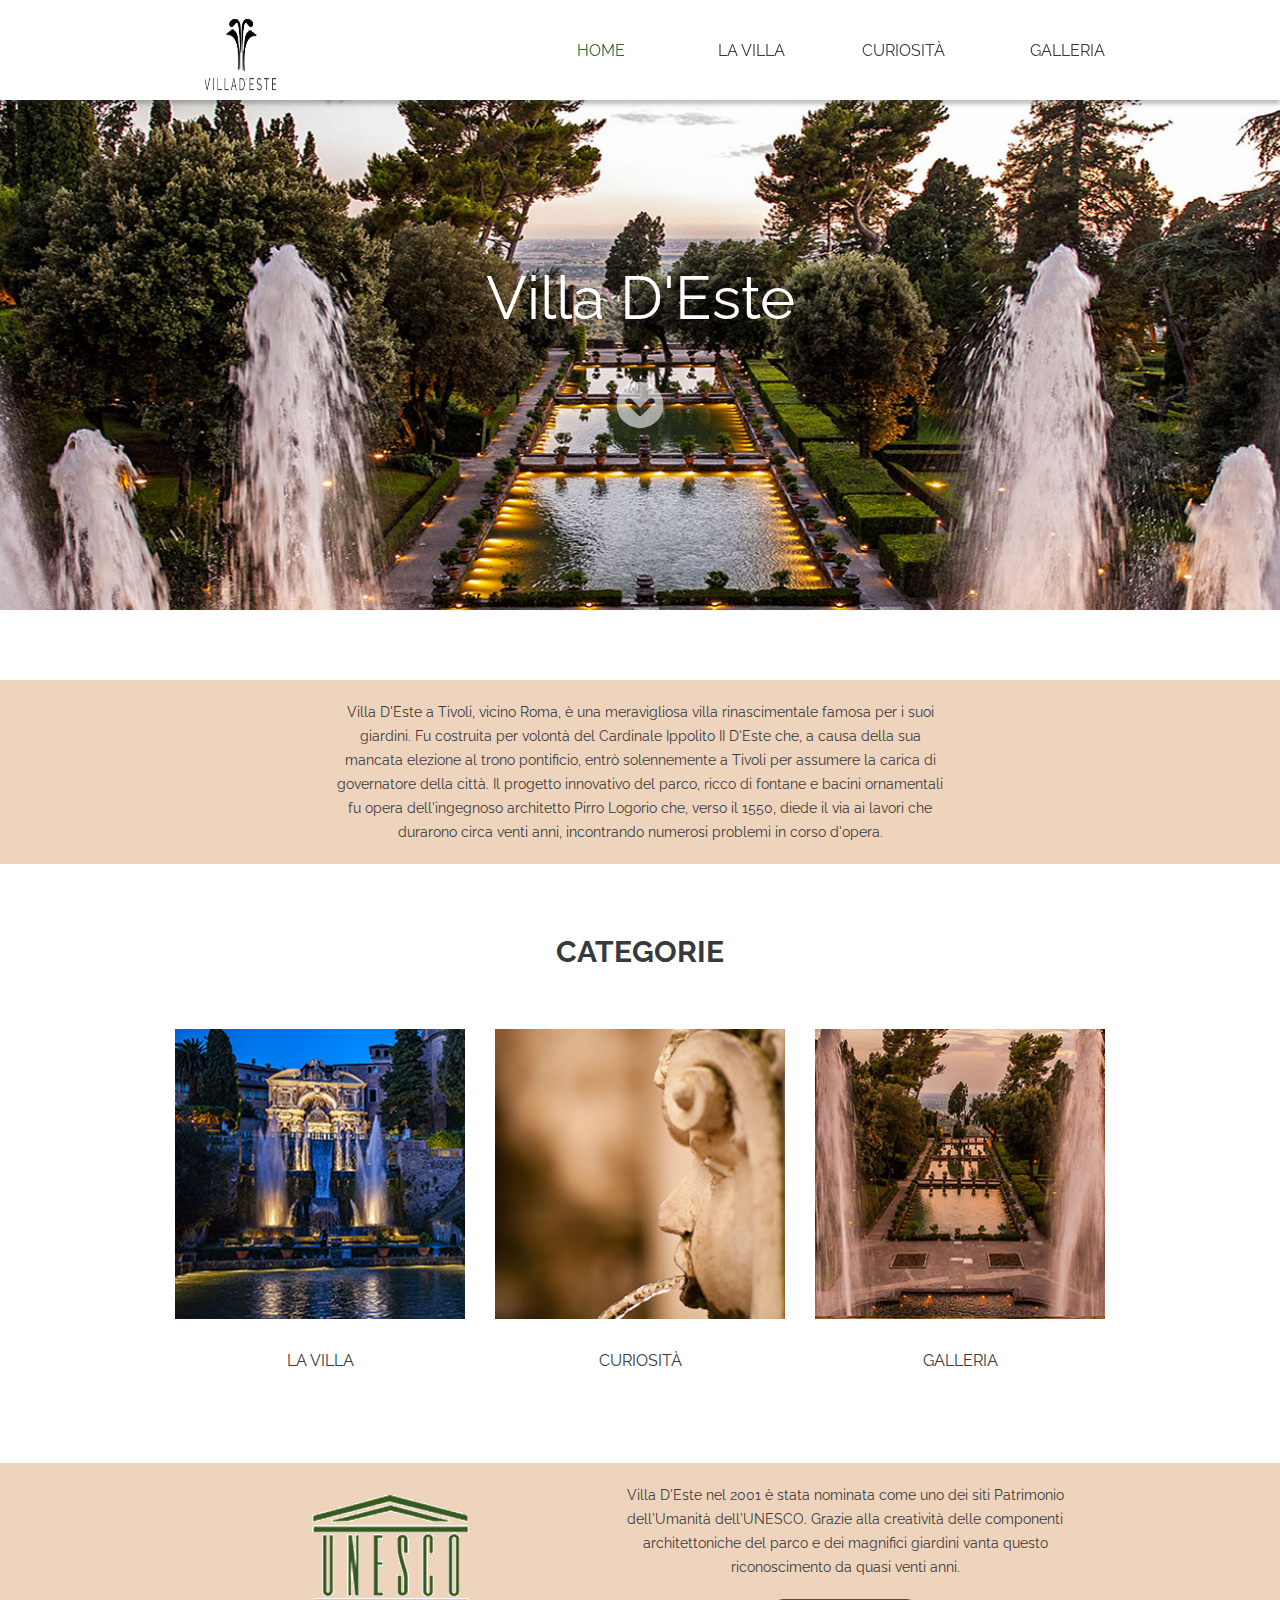
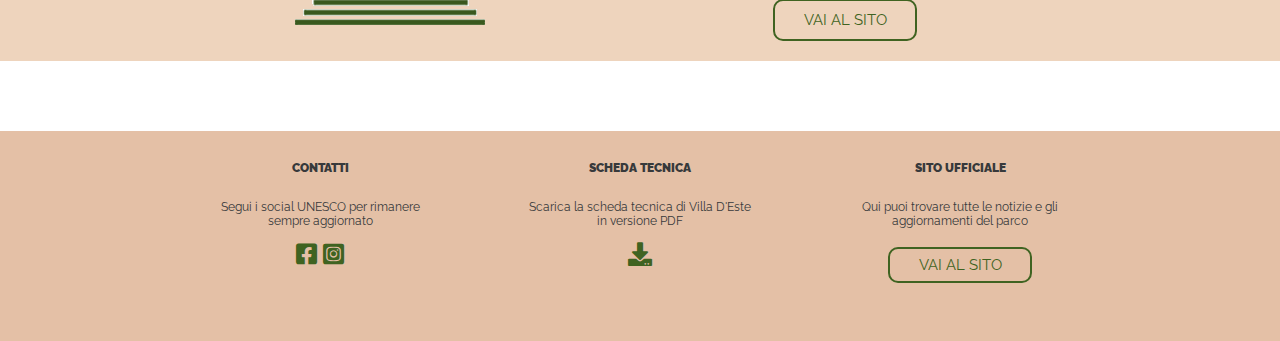
<file: index.html>
<!DOCTYPE html>
<html lang="it">
<head>
    <meta charset="UTF-8">
    <title>Villa D'Este</title>
    <link rel="shortcut" href="img/img-favicon/favicon.ico"/>
    <meta content="La bellezza di Villa D'Este" name="description">
    <meta content="tivoli, unesco, patrimonio, italia, lazio" name="keyword">
    <link href="css/style.css" rel="stylesheet">
    <link rel="stylesheet" href="https://cdnjs.cloudflare.com/ajax/libs/font-awesome/5.13.0/css/all.min.css">
</head>
<body>
<!-- header -->
    <header>
        <div class="menu cont contflex">
            <!-- logo -->
            <div class="logo">
                <a href="index.html"><img src="img/img-logo/logo.png" alt="Logo stilizzato rappresentante Villa D'Este e le tipiche fontane"></a>
            </div>
            <!-- menu -->
            <nav class="menu-elements">
                <ul>
                    <li class="menu-element active"><a href="index.html">home</a></li>
                    <li class="menu-element"><a href="lavilla.html">la villa</a>
                        <ul class="dropdown-menu">
                            <li class="menu-element"><a href="lavilla.html#description-anchor">descrizione</a></li>
                            <li class="menu-element"><a href="lavilla.html#tivoli-anchor">tivoli</a></li>
                            <li class="menu-element"><a href="lavilla.html#tech-sheet-anchor">scheda tecnica</a></li>
                        </ul>
                    </li>
                    <li class="menu-element"> <a href="curiosita.html"> curiosità </a> </li>
                    <li class="menu-element"> <a href="galleria.html"> galleria </a> </li>
                </ul>
            </nav>
        </div>
    </header>

    <!-- additional element -->
    <div class="height-header"></div>

    <!-- cover-image - title-cover-image-->
    <div id="cover-home" class="cover-image cont">
        <div class="text">
            <div class="title">Villa D'Este</div>
            <a href="#anchor">
                <i class="fas fa-chevron-circle-down icon"></i>
            </a>
            <a id="anchor"></a>
        </div>
    </div>

<!-- main HOME -->
    <main>
        <!-- intro-VILLA D'ESTE -->
        <div class="box-text cont">
            <div class="contflex">
                <div class="text">
                    Villa D'Este a Tivoli, vicino Roma, è una meravigliosa villa rinascimentale famosa per i suoi giardini.
                    Fu costruita per volontà del Cardinale Ippolito II D'Este che, a causa della sua mancata elezione
                    al trono pontificio, entrò solennemente a Tivoli per assumere la carica di governatore della città.
                    Il progetto innovativo del parco, ricco di fontane e bacini ornamentali fu opera dell'ingegnoso architetto
                    Pirro Logorio che, verso il 1550, diede il via ai lavori che durarono circa venti anni, incontrando numerosi
                    problemi in corso d'opera.
                </div>
            </div>
        </div>

        <!-- title-category -->
        <div class="grid">
            <div class="contflex cont">
                <h3>categorie</h3>
            </div>
        </div>

        <!--categories -->
        <div class="cont">
            <div class="grid grid-categories">

                <!-- category:LA VILLA -->
                <div class="container-image-gallery">
                    <a href="lavilla.html"> 
                        <img src="img/img-home/lavilla.jpg" alt="la villa" class="image-category"/>
                    </a>
                    <div class="caption">
                        <a href="lavilla.html">la villa</a>
                    </div>

                    <div class="find-out-more">
                        <a class="text-find-out-more" href="lavilla.html">scopri</a>
                    </div>
                </div>

                <!-- category: CURIOSITÀ -->
                <div class="container-image-gallery">
                    <a href="curiosita.html"> <img src="img/img-home/curiosity.jpg" alt="curiosità" class="image-category"/>
                    </a>
                    <div class="caption">
                        <a href="curiosita.html"> curiosità</a>
                    </div>
                    <div class="find-out-more">
                        <a class="text-find-out-more" href="curiosita.html">scopri</a>
                    </div>
                </div>

                <!-- category: GALLERIA -->
                <div class="container-image-gallery">
                    <a href="galleria.html">
                    <img src="img/img-home/gallery.jpg" alt="galleria" class="image-category"/>
                    </a>
                    <div class="caption">
                        <a href="galleria.html"> galleria</a>
                    </div>
                    <div class="find-out-more">
                        <a class="text-find-out-more" href="galleria.html">scopri</a>
                    </div>
                </div>
            </div>
        </div>

        <!-- box-UNESCO -->
        <div class="box-text cont">
            <div class="contflex">
                <!-- icon unesco -->
                <div class="icon-unesco">
                    <img src="img/img-home/unesco.png" alt="Logo UNESCO">
                </div>

                <!-- description unesco -->
                <div class="description-unesco">
                    <div id="text-unesco">Villa D'Este nel 2001 è stata nominata come uno dei siti Patrimonio dell'Umanità dell'UNESCO. Grazie alla creatività delle componenti architettoniche del parco e dei magnifici giardini vanta questo riconoscimento da quasi venti anni.
                    </div>
                    <div>
                        <a class="call call-to-action" href="http://www.unesco.it/it/PatrimonioMondiale/Detail/136" target="_blank">Vai al sito</a>
                    </div>
                </div>
            </div>
        </div>
    </main>

    <!--FOOTER-->
    <footer>
        <div class="footer-class cont contflex">
            <!-- first section -->
            <div class="footer-section first">
                <div class="footer-title">contatti</div>
                <div class="footer-text">
                    Segui i social UNESCO per rimanere sempre aggiornato
                    <div class="footer-icon">
                        <a href="https://www.facebook.com/unesco/" target="_blank">
                            <i class="fab fa-facebook-square"></i>
                        </a>
                        <a href="https://www.instagram.com/unesco/" target="_blank">
                            <i class="fab fa-instagram-square"></i>
                        </a>
                    </div>
                </div>
            </div>

            <!-- second section -->
            <div class="footer-section">
                <div class="footer-title">scheda tecnica</div>
                <div class="footer-text">
                    Scarica la scheda tecnica di Villa D'Este in versione PDF
                    <div class="footer-icon">
                         <a href="pdf-data-sheet/data-sheet-pdf.pdf" target="_blank">
                            <i class="fas fa-download"></i>
                        </a>
                    </div>
                </div>
            </div>

            <!-- third section -->
            <div class="footer-section">
                <div class="footer-title">sito ufficiale</div>
                <div class="footer-text">Qui puoi trovare tutte le notizie e gli aggiornamenti del parco</div><br/>
                <div>
                    <a class="call call-to-action" href="http://www.villadestetivoli.info/" target="_blank">Vai al sito</a>
                </div>
            </div>
        </div>
    </footer>

</body>
</html>
</file>
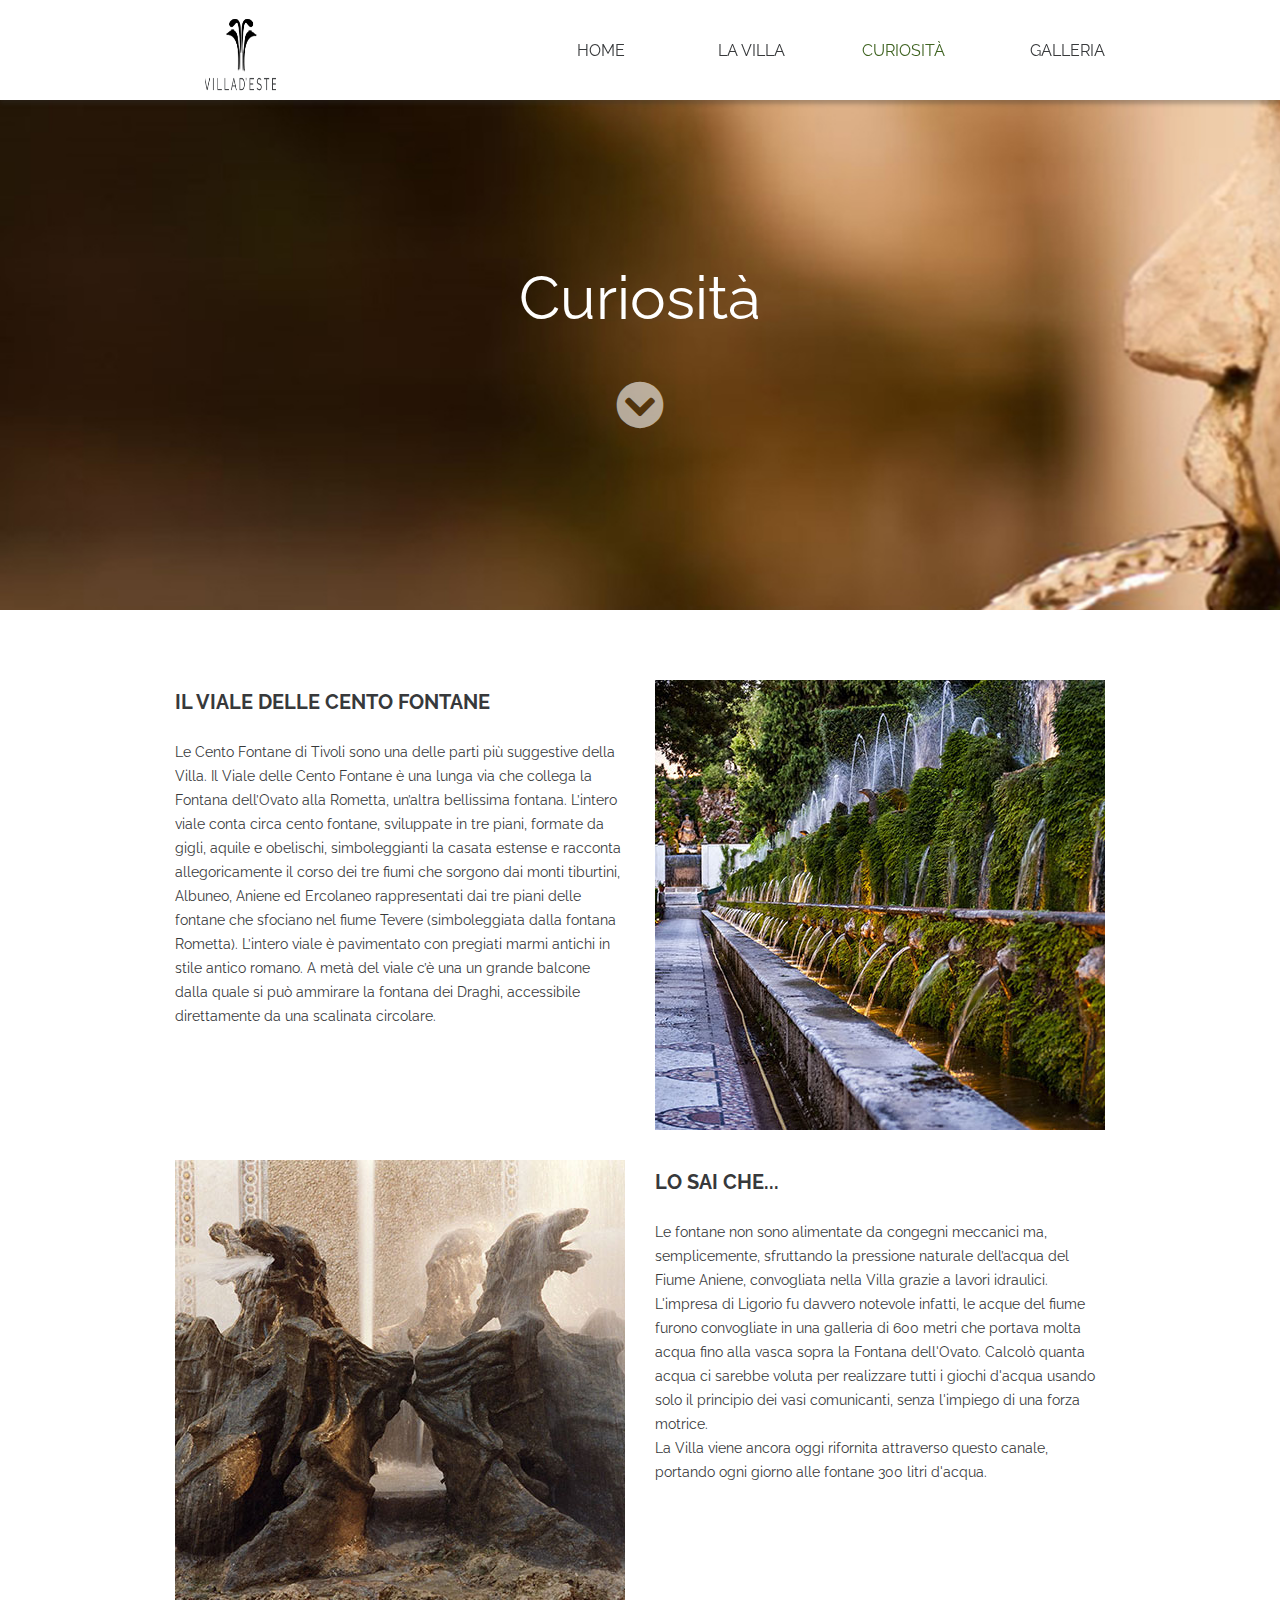
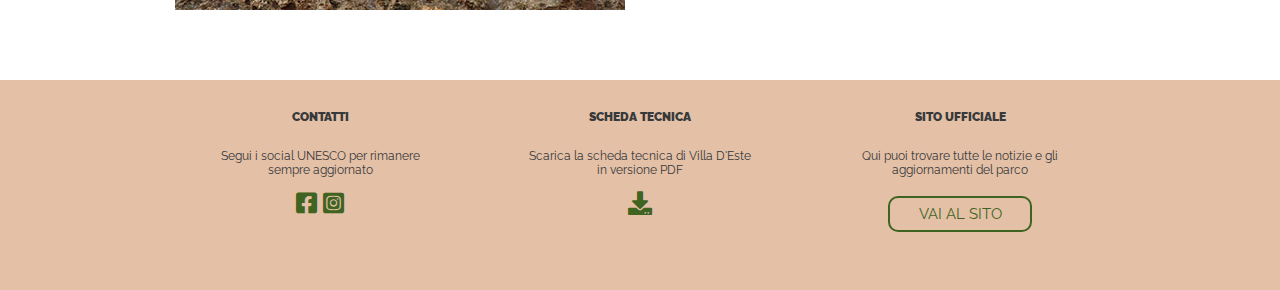
<file: curiosita.html>
<!DOCTYPE html>
<html lang="it" >
<head>
    <meta charset="UTF-8">
    <title>Curiosità - Villa D'Este</title>
    <link rel="shortcut" href="img/img-favicon/favicon.ico" />
    <meta content="La bellezza di Villa D'Este" name="description">
    <meta content="tivoli, unesco, patrimonio, italia, lazio" name="keyword">
    <link href="css/style.css" rel="stylesheet">
    <link rel="stylesheet" href="https://cdnjs.cloudflare.com/ajax/libs/font-awesome/5.13.0/css/all.min.css">
</head>
<body>
<!-- header -->
    <header>
        <div class="menu cont contflex">
            <!-- logo -->
            <div class="logo">
                <a href="index.html"><img src="img/img-logo/logo.png" alt="Logo stilizzato rappresentante Villa D'Este e le tipiche fontane"></a>
            </div>
            <!-- menu -->
            <nav class="menu-elements">
                <ul>
                    <li class="menu-element"> <a href="index.html">home</a></li>
                    <li class="menu-element"> <a href="lavilla.html">la villa</a>
                        <ul class="dropdown-menu">
                            <li class="menu-element"><a href="lavilla.html#description-anchor">descrizione</a></li>
                            <li class="menu-element"><a href="lavilla.html#tivoli-anchor">tivoli</a></li>
                            <li class="menu-element"><a href="lavilla.html#tech-sheet-anchor">scheda tecnica</a></li>
                        </ul>
                    </li>
                    <li class="menu-element active"><a href="curiosita.html">curiosità</a></li>
                    <li class="menu-element"><a href="galleria.html">galleria</a></li>
                </ul>
            </nav>
        </div>
    </header>

    <!-- additional element -->
    <div class="height-header"></div>

    <!-- cover-image - title-cover-image-->
    <div id="cover-curiosity" class="cover-image cont">
        <div class="text">
            <div class="title">Curiosità</div>
            <a href="#anchor">
                <i class="fas fa-chevron-circle-down icon"></i>
            </a>
            <a id="anchor"></a>
        </div>
    </div>

    <!-- main CURIOSITA -->
    <main>
        <div class="grid">
            <div class="section-description">
                <!-- first CURIOSITA-IL VIALE DELLE CENTO FONTANE -->
                <h4>il viale delle cento fontane</h4>
                <p>Le Cento Fontane di Tivoli sono una delle parti più suggestive della Villa.
                    Il Viale delle Cento Fontane è una lunga via che collega la Fontana dell’Ovato alla Rometta,
                    un’altra bellissima fontana. L’intero viale conta circa cento fontane, sviluppate in tre piani,
                    formate da gigli, aquile e obelischi, simboleggianti la casata estense e racconta allegoricamente
                    il corso dei tre fiumi che sorgono dai monti tiburtini, Albuneo, Aniene ed Ercolaneo
                    rappresentati dai tre piani delle fontane che sfociano nel fiume Tevere
                    (simboleggiata dalla fontana Rometta).
                    L’intero viale è pavimentato con
                    pregiati marmi antichi in stile antico romano.
                    A metà del viale c’è una un grande balcone dalla quale si può ammirare la fontana dei Draghi, accessibile direttamente da una scalinata circolare.</p>
            </div>
            <div class="section-description">
                <img src="img/img-curiosity/first-curiosity.jpg" alt="Il viale delle Cento fontane" title="Il viale delle 100 fontane"/>
            </div>
        </div>

        <div class="grid">
            <div class="section-description">
                <img src="img/img-curiosity/second-curiosity.jpg" alt="Congegno meccanico per alimentare le fontane" title="Fontana dei Draghi"/>
            </div>
            <div class="section-description">
                <!-- second CURIOSITA- LO SAI CHE -->
                <h4>lo sai che...</h4>
                <p>Le fontane non sono alimentate da congegni meccanici ma, semplicemente, sfruttando la pressione naturale dell’acqua del Fiume Aniene, convogliata nella Villa grazie a lavori idraulici. L'impresa di Ligorio fu davvero notevole infatti, le acque del fiume furono convogliate in una galleria di 600 metri che portava molta acqua fino alla vasca sopra la Fontana dell'Ovato. Calcolò quanta acqua ci sarebbe voluta per realizzare tutti i giochi d'acqua usando solo il principio dei vasi comunicanti, senza l'impiego di una forza motrice.<br/>La Villa viene ancora oggi rifornita attraverso questo canale,<br/>portando ogni giorno alle fontane 300 litri d'acqua.</p>
            </div>
        </div>
    </main>

    <!--FOOTER-->
    <footer>
        <div class="footer-class cont contflex">
            <!-- first section -->
            <div class="footer-section first">
                <div class="footer-title">
                    contatti
                </div>
                <div class="footer-text">
                    Segui i social UNESCO per rimanere sempre aggiornato
                    <div class="footer-icon">
                        <a href="https://www.facebook.com/unesco/" target="_blank"><i class="fab fa-facebook-square"></i></a>
                        <a href="https://www.instagram.com/unesco/" target="_blank"><i class="fab fa-instagram-square"></i></a>
                    </div>
                </div>
            </div>

            <!-- second section -->
            <div class="footer-section">
                <div class="footer-title">scheda tecnica</div>
                <div class="footer-text">
                    Scarica la scheda tecnica di Villa D'Este in versione PDF
                    <div class="footer-icon">
                        <a href="pdf-data-sheet/data-sheet-pdf.pdf" target="_blank"><i class="fas fa-download"></i></a>
                    </div>
                </div>
            </div>

            <!-- third section -->
            <div class="footer-section">
                <div class="footer-title">sito ufficiale</div>
                <div class="footer-text">Qui puoi trovare tutte le notizie e gli aggiornamenti del parco</div><br/>
                <div><a class="call call-to-action" href="http://www.villadestetivoli.info/" target="_blank">Vai al sito</a></div>
            </div>
        </div>
    </footer>
</body>
</html>
</file>
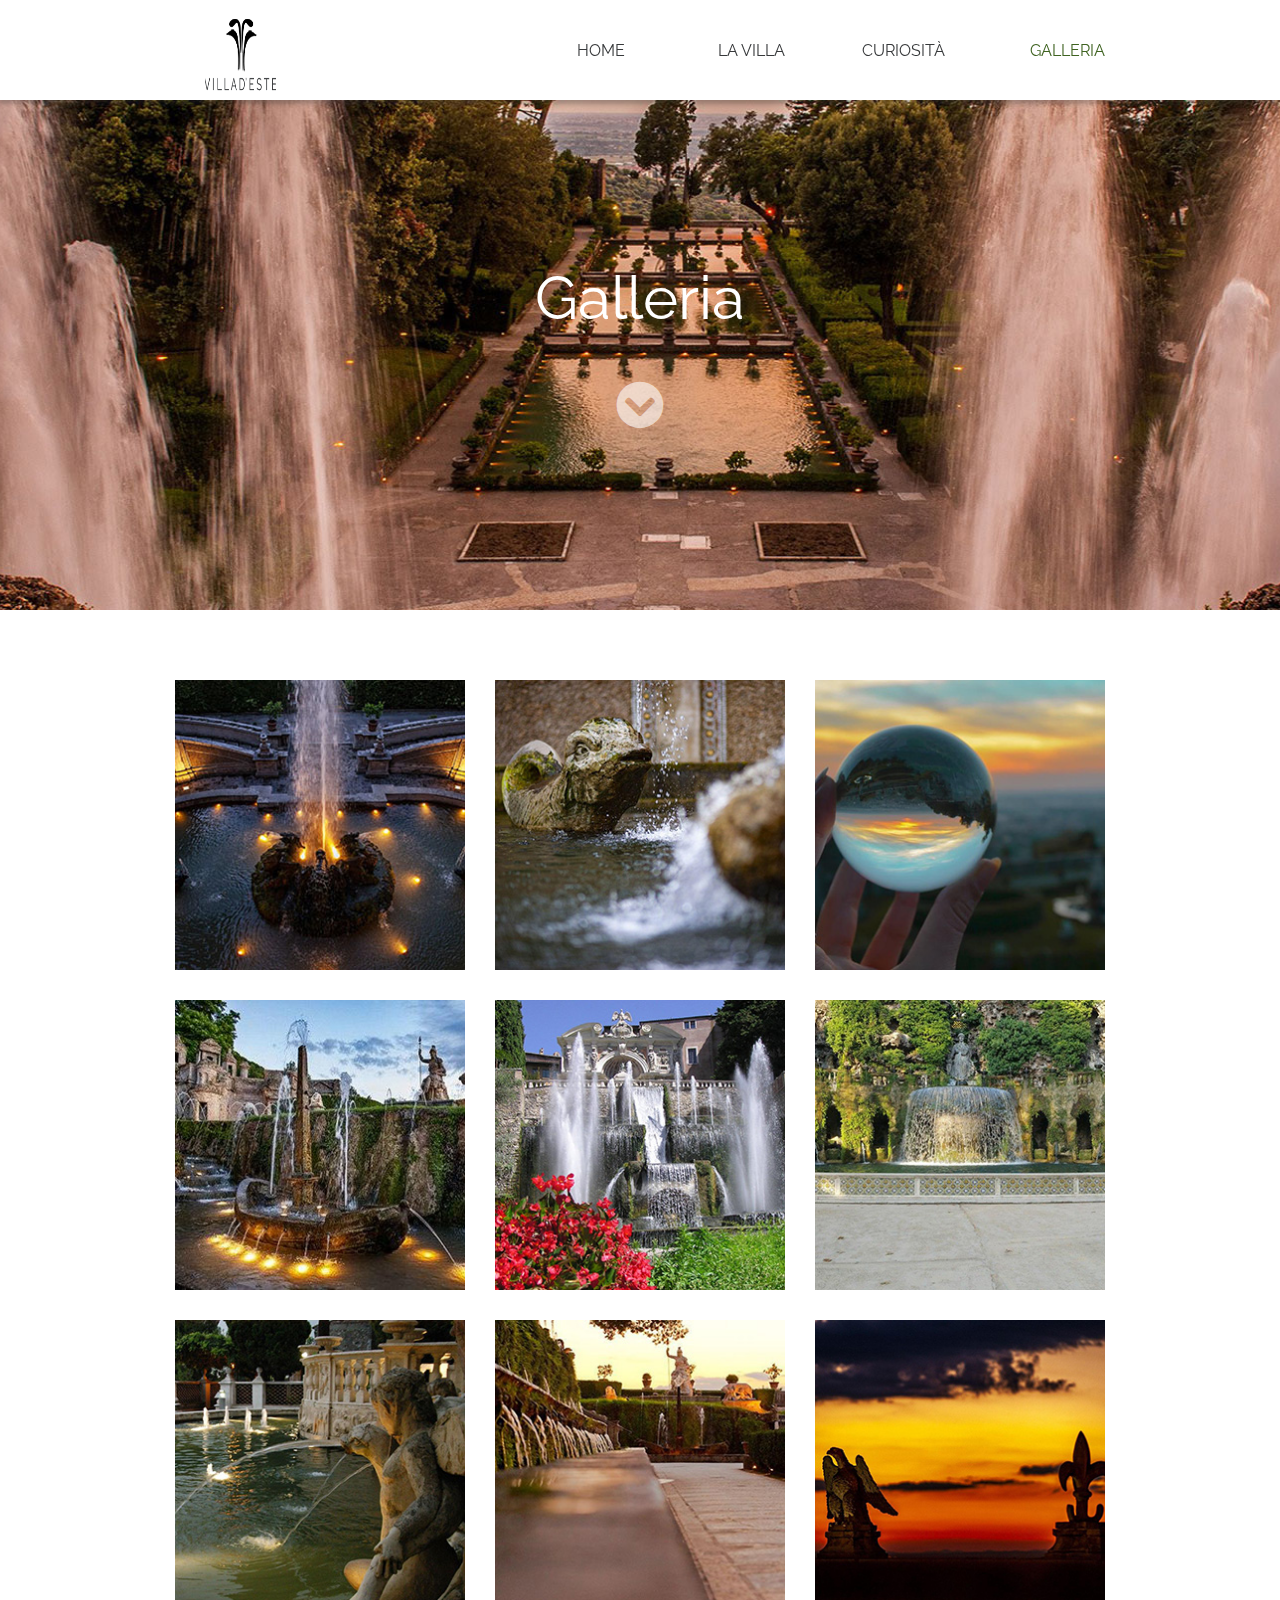
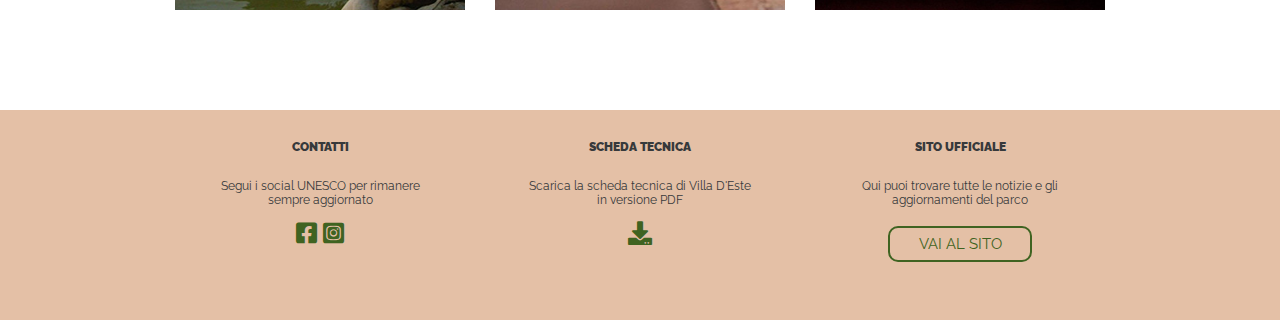
<file: galleria.html>
<!DOCTYPE html>
<html lang="it">
<head>
    <meta charset="UTF-8">
    <title>Galleria - Villa D'Este</title>
    <link rel="shortcut" href="img/img-favicon/favicon.ico" />
    <meta content="La bellezza di Villa D'Este" name="description">
    <meta content="tivoli, unesco, patrimonio, italia, lazio" name="keyword">
    <link href="css/style.css" rel="stylesheet">
    <link rel="stylesheet" href="https://cdnjs.cloudflare.com/ajax/libs/font-awesome/5.13.0/css/all.min.css">
</head>
<body>
    <!-- header -->
    <header>
        <div class="menu cont contflex">
            <!-- logo -->
            <div class="logo">
                <a href="index.html"><img src="img/img-logo/logo.png" alt="Logo stilizzato rappresentante Villa D'Este e le tipiche fontane"></a>
            </div>
            <!-- menu -->
            <nav class="menu-elements">
                <ul>
                    <li class="menu-element"><a href="index.html">home</a></li>
                    <li class="menu-element"><a href="lavilla.html">la villa</a>
                        <ul class="dropdown-menu">
                            <li class="menu-element"><a href="lavilla.html#description-anchor">descrizione</a></li>
                            <li class="menu-element"><a href="lavilla.html#tivoli-anchor">tivoli</a></li>
                            <li class="menu-element"><a href="lavilla.html#tech-sheet-anchor">scheda tecnica</a></li>
                        </ul>
                    </li>
                    <li class="menu-element"><a href="curiosita.html">curiosità</a></li>
                    <li class="menu-element active"><a href="galleria.html">galleria</a></li>
                </ul>
            </nav>
        </div>
    </header>

    <!-- additional element -->
    <div class="height-header"></div>

    <!-- cover-image- title-cover-image-->
    <div id="cover-gallery" class="cover-image cont">
        <div class="text">
            <div class="title">Galleria</div>
            <a href="#anchor"><i class="fas fa-chevron-circle-down icon"></i></a>
            <a id="anchor"></a>
        </div>
    </div>


    <!--GALLERY-->
    <div class="grid grid-gallery">
        <div class="container-img-gallery">
            <img src="img/img-gallery/first-gallery.jpg" alt="Fontana con giochi d'acqua" title="Fontana e giochi d'acqua"/>
        </div>
        <div class="container-img-gallery">
            <img src="img/img-gallery/second-gallery.jpg" alt="Particolari  Fontana La Girandola" title="Particolare Fontana La Girandola"/>
        </div>
        <div class="container-img-gallery">
            <img src="img/img-gallery/third-gallery.jpg" alt="Tivoli" title="Tivoli artistica"/>
        </div>
        <div class="container-img-gallery">
            <img src="img/img-gallery/fourth-gallery.jpg" alt="Complesso della Rometta" title="Il complesso della Rometta"/>
        </div>
        <div class="container-img-gallery">
            <img src="img/img-gallery/fifth-gallery.jpg" alt="Fontana di Nettuno" title="Fontana di Nettuno"/>
        </div>
        <div class="container-img-gallery">
            <img src="img/img-gallery/sixth-gallery.jpg" alt="Fontana dell'Ovato" title="Fontana dell'Ovato"/>
        </div>
        <div class="container-img-gallery">
            <img src="img/img-gallery/seventh-gallery.jpg" alt="Zampilli" title=" I zampilli delle fontane"/>
        </div>
        <div class="container-img-gallery">
            <img src="img/img-gallery/eighth-gallery.jpg" alt="Le Cento fontane" title="Il Viale delle 100 fontane"/>
        </div>
        <div class="container-img-gallery">
            <img src="img/img-gallery/ninth-gallery.jpg" alt="Tramonto nella Villa" title="Tramonto a Villa D'Este"/>
        </div>
    </div>

    <!--FOOTER-->
    <footer>
        <div class="footer-class cont contflex">
            <!-- first section -->
            <div class="footer-section first">
                <div class="footer-title">
                    contatti
                </div>
                <div class="footer-text">
                    Segui i social UNESCO per rimanere sempre aggiornato
                    <div class="footer-icon">
                        <a href="https://www.facebook.com/unesco/" target="_blank">
                            <i class="fab fa-facebook-square"></i>
                        </a>
                        <a href="https://www.instagram.com/unesco/" target="_blank">
                            <i class="fab fa-instagram-square"></i>
                        </a>
                    </div>
                </div>
            </div>

            <!-- second section-->
            <div class="footer-section">
                <div class="footer-title">scheda tecnica</div>
                <div class="footer-text">
                    Scarica la scheda tecnica di Villa D'Este in versione PDF
                    <div class="footer-icon">
                        <a href="pdf-data-sheet/data-sheet-pdf.pdf" target="_blank">
                            <i class="fas fa-download"></i>
                        </a>
                    </div>
                </div>
            </div>

            <!-- third section -->
            <div class="footer-section">
                <div class="footer-title">sito ufficiale</div>
                <div class="footer-text">Qui puoi trovare tutte le notizie e gli aggiornamenti del parco</div><br/>
                <div>
                    <a class="call call-to-action" href="http://www.villadestetivoli.info/" target="_blank">Vai al sito</a>
                </div>
            </div>
        </div>
    </footer>
</body>
</html>
</file>
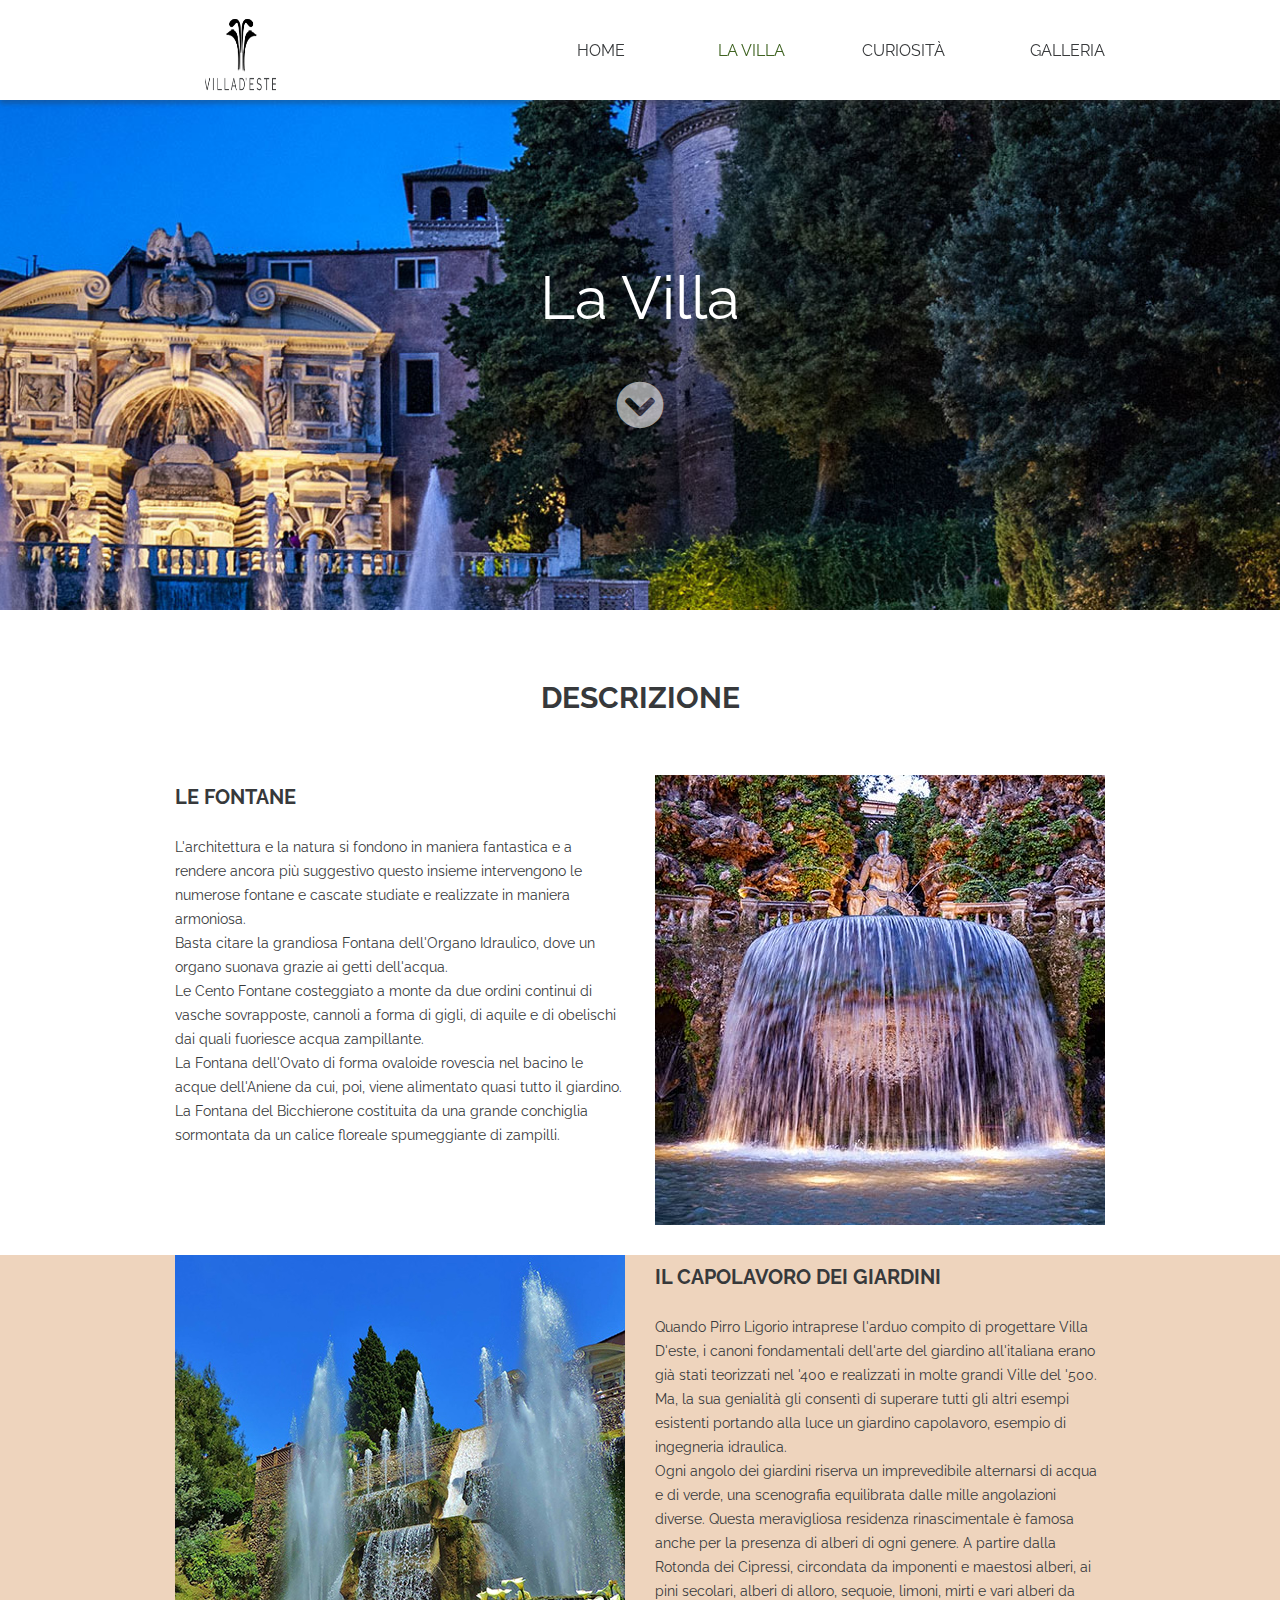
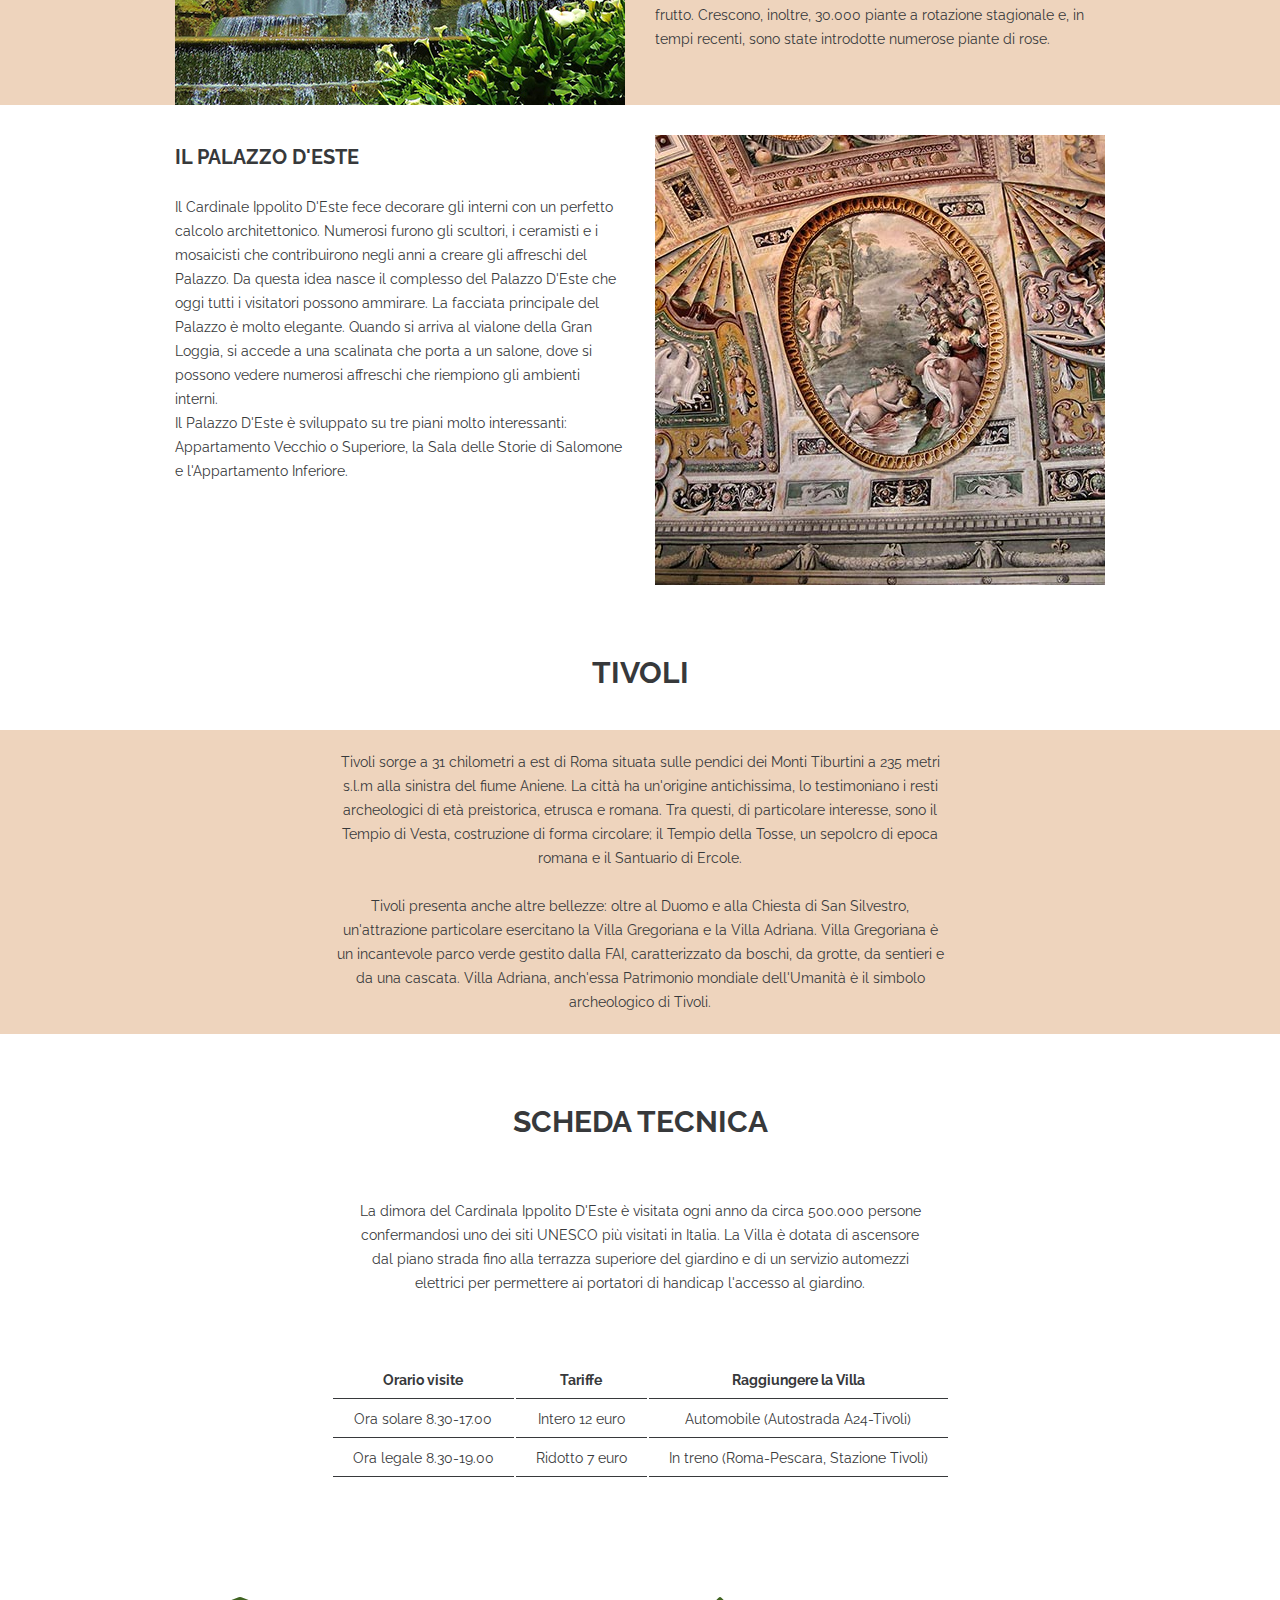
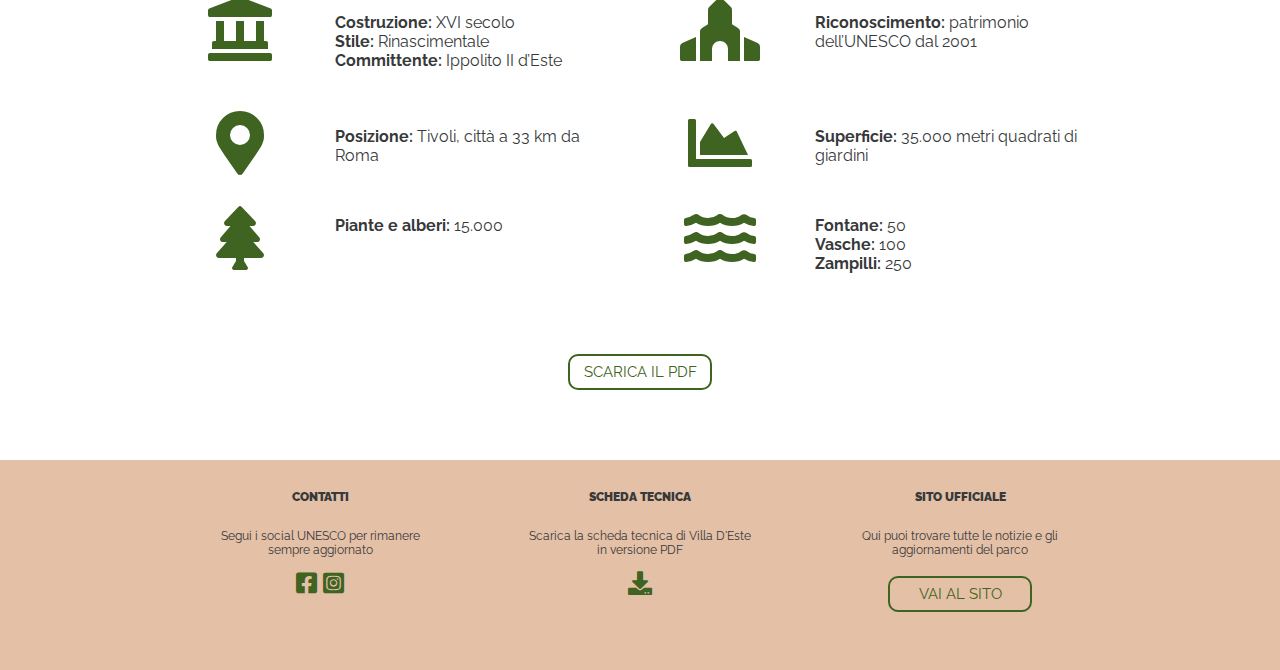
<file: lavilla.html>
<!DOCTYPE html>
<html lang="it">
<head>
    <meta charset="UTF-8">
    <title>La Villa</title>
    <link rel="shortcut" href="img/img-favicon/favicon.ico" />
    <meta content="La bellezza di Villa D'Este" name="description">
    <meta content="tivoli, unesco, patrimonio, italia, lazio" name="keyword">
    <link href="css/style.css" rel="stylesheet">
    <link rel="stylesheet" href="https://cdnjs.cloudflare.com/ajax/libs/font-awesome/5.13.0/css/all.min.css">
</head>

<body>
<!-- header -->
    <header>
        <div class="menu cont contflex">
            <!--logo -->
            <div class="logo">
                <a href="index.html"><img src="img/img-logo/logo.png" alt="Logo stilizzato rappresentante Villa D'Este e le tipiche fontane"></a>
            </div>
            <!-- menu -->
            <nav class="menu-elements">
                <ul>
                    <li class="menu-element"><a href="index.html">home</a></li>
                    <li class="menu-element active"><a href="lavilla.html">la villa</a>
                        <ul class="dropdown-menu">
                            <li class="menu-element"><a href="lavilla.html#description-anchor">descrizione</a></li>
                            <li class="menu-element"><a href="lavilla.html#tivoli-anchor">tivoli</a></li>
                            <li class="menu-element"><a href="lavilla.html#tech-sheet-anchor">scheda tecnica</a></li>
                        </ul>
                    </li>
                    <li class="menu-element"><a href="curiosita.html">curiosità</a></li>
                    <li class="menu-element"><a href="galleria.html">galleria</a></li>
                </ul>
            </nav>
        </div>
    </header>

    <!-- additional element -->
    <div class="height-header"></div>

    <!-- cover-image- tile-cover-image-->
    <div id="cover-lavilla" class="cover-image cont">
        <div class="text">
            <div class="title">La Villa</div>
            <a href="#anchor">
                <i class="fas fa-chevron-circle-down icon"></i>
            </a>
            <a id="anchor"></a>
            <a id="description-anchor"></a>
        </div>
    </div>

    <!-- main LA VILLA -->
    <main>
        <!-- description title -->
        <div class="grid">
            <div class="cont">
                <h3>descrizione</h3>
            </div>
        </div>

        <!-- description fountains - LE FONTANE-->
        <div class="grid cont contflex">
            <div class="section-description">
                <h4>le fontane</h4>
                <p>L'architettura e la natura si fondono in maniera fantastica e a rendere ancora più suggestivo questo insieme intervengono le numerose fontane e cascate studiate e realizzate in maniera armoniosa.<br>Basta citare la grandiosa Fontana dell'Organo Idraulico, dove un organo suonava grazie ai getti dell'acqua. <br>Le Cento Fontane costeggiato a monte da due ordini continui di vasche
                    sovrapposte, cannoli a forma di gigli, di aquile e di obelischi dai quali fuoriesce acqua zampillante.<br>La Fontana dell'Ovato di forma ovaloide rovescia nel bacino le acque dell'Aniene da cui, poi, viene alimentato quasi tutto il giardino.<br> La Fontana del Bicchierone costituita da una grande conchiglia sormontata da un calice floreale spumeggiante di zampilli.
                </p>
            </div>
            <div class="section-description">
                <img src="img/img-lavilla/fountain.jpg" alt="Fontana dell'Ovato" title="Fontana dell'Ovato"/>
            </div>
        </div>

        <!--description garden - IL CAPOLAVORO DEI GIARDINI -->
        <div class="garden-background">
            <div class="grid cont contflex">
                <div class="section-description">
                    <img src="img/img-lavilla/garden.jpg" alt="I Giardini di Villa D'Este" title="Giardini di Villa D'Este"/>
                </div>
                <div class="section-description">
                    <h4>il capolavoro dei giardini</h4>
                    <p> Quando Pirro Ligorio intraprese l'arduo compito di progettare
                    Villa D'este, i canoni fondamentali dell'arte del giardino all'italiana erano già
                    stati teorizzati nel '400 e realizzati in molte grandi Ville del '500. <br>
                    Ma, la sua genialità gli consentì di superare tutti gli altri esempi esistenti
                        portando alla luce un giardino  capolavoro, esempio di ingegneria idraulica. <br>
                Ogni angolo dei giardini riserva un imprevedibile alternarsi di acqua e di verde, una
                    scenografia equilibrata dalle mille angolazioni diverse. Questa meravigliosa residenza
                    rinascimentale è famosa anche per la presenza di alberi di ogni genere. A partire dalla
                    Rotonda dei Cipressi, circondata da imponenti e maestosi alberi, ai pini secolari, alberi di alloro,
                    sequoie, limoni, mirti e vari alberi da frutto. Crescono, inoltre, 30.000 piante a
                    rotazione stagionale e, in tempi recenti, sono state introdotte numerose piante di rose.</p>
                </div>
            </div>
        </div>

        <!-- description place - IL PALAZZO D'ESTE -->
        <div class="grid cont contflex">
            <div class="section-description">
                <h4>il palazzo d'este</h4>
                <p>Il Cardinale Ippolito D'Este fece decorare gli interni con un perfetto calcolo architettonico.
                    Numerosi furono gli scultori, i ceramisti e i mosaicisti che contribuirono negli anni a creare gli affreschi del Palazzo.
                    Da questa idea  nasce il complesso del Palazzo D'Este che oggi tutti i visitatori possono ammirare.
                    La facciata principale del Palazzo è
                    molto elegante. Quando si arriva al vialone della Gran Loggia, si accede a una scalinata che porta a un salone,
                    dove si possono vedere numerosi affreschi che riempiono gli ambienti interni. <br>
                    Il Palazzo D'Este è sviluppato su tre piani molto interessanti: Appartamento Vecchio o
                    Superiore, la Sala delle Storie di Salomone e l'Appartamento Inferiore. <br>
                    </p>
            </div>
            <div class="section-description">
                <img src="img/img-lavilla/fresco.jpg" alt="Affresco Palazzo" title="Affresco di Palazzo D'Este"/>
            </div>
            <a id="tivoli-anchor"></a>
        </div>

        <!-- TIVOLI - title -->
        <div class="grid">
            <div class="cont">
                <h3>tivoli</h3>
            </div>
        </div>

        <!-- TIVOLI - text -->
        <div class="box-text cont box-text-margin">
            <div class="contflex">
                <div class="text">
                Tivoli sorge a 31 chilometri a est di Roma situata sulle pendici dei Monti Tiburtini a 235 metri s.l.m
                    alla sinistra del fiume Aniene.
                    La città ha un'origine antichissima, lo testimoniano i resti archeologici di età preistorica, etrusca e romana.
                    Tra questi, di particolare interesse, sono il Tempio di Vesta, costruzione di forma circolare;
                    il Tempio della Tosse, un sepolcro di epoca romana e il Santuario di Ercole.
                    <br><br>
                    Tivoli presenta anche altre bellezze: oltre al Duomo e alla Chiesta di San Silvestro, un'attrazione particolare
                    esercitano la Villa Gregoriana e la Villa Adriana. Villa Gregoriana è un incantevole parco verde gestito dalla FAI, caratterizzato
                    da boschi, da grotte, da sentieri e da una cascata. Villa Adriana, anch'essa Patrimonio mondiale dell'Umanità
                    è il simbolo archeologico di Tivoli.
                </div>
            </div>
            <a id="tech-sheet-anchor"></a>
        </div>

        <!-- tech-sheet title- SCHEDA TECNICA -->
        <div class="grid">
            <div class="cont">
                <h3>scheda tecnica</h3>
            </div>
        </div>

        <!-- description tech-sheet title -->
        <div class="box-text cont box-text-margin text-sheet">
            <div class="contflex">
                <div class="text">
                    La dimora del Cardinala Ippolito D'Este è visitata ogni anno da circa 500.000 persone confermandosi uno dei siti UNESCO più visitati in Italia. La Villa è dotata di ascensore<br/>dal piano strada fino alla terrazza superiore del giardino e di un servizio automezzi<br/> elettrici per permettere ai portatori di handicap l'accesso al giardino.
                </div>
            </div>
        </div>

        <!-- tech-sheet-table- TABELLA -->
        <div class="grid">
            <div class="cont conflex">
                <div id="tech-sheet">
                    <div class="contflex">
                        <table>
                            <tr>
                                <th>Orario visite</th>
                                <th>Tariffe</th>
                                <th>Raggiungere la Villa</th>
                            </tr>
                            <tr>
                                <td>Ora solare 8.30-17.00</td>
                                <td>Intero 12 euro</td>
                                <td>Automobile (Autostrada A24-Tivoli) </td>
                            </tr>
                            <tr>
                                <td>Ora legale 8.30-19.00</td>
                                <td>Ridotto 7 euro </td>
                                <td>In treno (Roma-Pescara, Stazione Tivoli) </td>
                            </tr>
                        </table>
                    </div>
                </div>
            </div>
        </div>

        <div class="grid">
            <!-- first row -->
            <div class="row-tech">
                <div class="col-tech">
                    <div><i class="fas fa-landmark"></i></div>
                    <div>
                        <p><strong>Costruzione:</strong> XVI secolo<br/>
                            <strong>Stile:</strong> Rinascimentale<br/>  
                            <strong>Committente:</strong> Ippolito II d’Este
                        </p>
                    </div>
                </div>
                <div class="col-tech">
                    <div><i class="fas fa-place-of-worship"></i></div>
                    <div>
                        <p><strong>Riconoscimento:</strong> patrimonio<br/>
                            dell’UNESCO dal 2001
                        </p>
                    </div>
                </div>
            </div>

            <!-- second row -->
            <div class="row-tech">
                <div class="col-tech">
                    <div><i class="fas fa-map-marker-alt"></i></div>
                    <div>
                        <p><strong>Posizione:</strong> Tivoli, città a 33 km da Roma</p>
                    </div>
                </div>
                <div class="col-tech">
                    <div><i class="fas fa-chart-area"></i></div>
                    <div>
                        <p><strong>Superficie:</strong> 35.000 metri quadrati di giardini</p>
                    </div>
                </div>
            </div>

            <!-- third row -->
            <div class="row-tech">
                <div class="col-tech">
                    <div><i class="fas fa-tree"></i></div>
                    <div>
                        <p><strong>Piante e alberi:</strong> 15.000</p>
                    </div>
                </div>
                <div class="col-tech">
                    <div><i class="fas fa-water"></i></div>
                    <div>                                          
                        <p>
                            <strong>Fontane: </strong>50<br/>
                            <strong>Vasche: </strong>100<br/>
                            <strong>Zampilli: </strong>250
                        </p>
                    </div>
                </div>
            </div>
        </div>
        <div class="grid"></div>

        <div class="contflex">
            <a class="call call-to-action button" href="pdf-data-sheet/data-sheet-pdf.pdf" target="_blank">Scarica il PDF</a>
        </div>
    </main>

    <!--FOOTER-->
    <footer>
        <div class="footer-class cont contflex">
            <!-- first section -->
            <div class="footer-section first">
                <div class="footer-title">
                    contatti
                </div>
                <div class="footer-text">
                    Segui i social UNESCO per rimanere sempre aggiornato
                    <div class="footer-icon">
                        <a href="https://www.facebook.com/unesco/" target="_blank">
                            <i class="fab fa-facebook-square"></i>
                        </a>
                        <a href="https://www.instagram.com/unesco/" target="_blank">
                            <i class="fab fa-instagram-square"></i>
                        </a>
                    </div>
                </div>
            </div>

            <!-- second section -->
            <div class="footer-section">
                <div class="footer-title">scheda tecnica</div>
                <div class="footer-text">
                    Scarica la scheda tecnica di Villa D'Este in versione PDF
                    <div class="footer-icon">
                        <a href="pdf-data-sheet/data-sheet-pdf.pdf" target="_blank">
                            <i class="fas fa-download"></i>
                        </a>
                    </div>
                </div>
            </div>

            <!-- third section -->
            <div class="footer-section">
                <div class="footer-title">sito ufficiale</div>
                <div class="footer-text">Qui puoi trovare tutte le notizie e gli aggiornamenti del parco</div><br/>
                <div>
                    <a class="call call-to-action" href="http://www.villadestetivoli.info/" target="_blank">Vai al sito</a>
                </div>
            </div>
        </div>
    </footer>

</body>
</html>
</file>
<file: css/style.css>
@import url('https://fonts.googleapis.com/css2?family=Raleway:wght@300;400;700&display=swap');

/*GENERAL SETTING*/
html {
    scroll-behavior: smooth;
    box-sizing: border-box;
}

.height-header {
    height: 100px;
}

body {
    margin: 0;
    font-family: Raleway, sans-serif;
    color:#37393B;
}

* {
    padding: 0;
    color: #37393B;
}

a {
    text-decoration: none;
    text-transform: uppercase;
    color: inherit;
    font-family: inherit;
    font-weight: inherit;
    margin: 0;
    padding: 0;
}

img {
    max-width: 100%;
}

/*create a container and a container flex*/
.cont {
    max-width: 100%;
    margin: auto;
    padding: 0;
    align-items: center;
}

.contflex {
    display: flex;
    align-items: center;
}

/*grid*/
.grid {
    margin: 30px auto 0 auto;
    max-width: 930px;
    display: flex;
    flex-wrap: wrap;
    justify-content: center;
}

/*CLASSES WHICH TO ASSIGN THE HIERARCHY OF FONTS*/
.title {
    color: white;
    font-size: 60px;
    text-align: center;
    padding: 0.4rem;
}

.text {
    font-size: 14px;
    text-align: center;
    margin: auto;
    line-height: 24px;
}

h3 {
    margin-top: 40px;
    font-weight: bold;
    font-size: 30px;
    display: block;
    text-transform: uppercase;
}

h4 {
    font-weight: bold;
    font-size: 20px;
    display: block;
    text-transform: uppercase;
}

.caption {
    margin-top: 30px;
    color: #37393B;
    font-size: 16px;
    text-align: center;
    line-height: 24px;
}
.caption a:hover {
    color: #3F6321;
}

/*button*/
.call {
    display: inline-block;
    width: 120px;
    padding: 7px 10px;
    text-align: center;
    font-size: 15px;
    border: 2px solid;
    border-radius: 10px;
    transition-duration: 0.4s;
}

.call-to-action{
    border-color: #3F6321;
    color: #3F6321;
    margin: auto;
}

.call-to-action:hover{
    background-color: #3F6321;
    color: white;
    transform: scale(1.1,1.1);
    transition-duration: 0.2ms;
    cursor: pointer;
}

.fas.fa-chevron-circle-down.icon {
    color: rgba(255, 255, 255, 0.6);
}

/*HEADER*/
header {
    position: fixed;
    top: 0;
    z-index: 20;
    width: 100%;
    height: 100px;
    background-color: white;
    box-shadow: 0px 4px 4px 0px rgba(50, 50, 50, 0.3);
}

/*logo*/
.logo {
    width: 130px;
    height: 100px;
    text-align: center;
}
.logo a {
    width: 100%;
}
.logo img {
    padding: 8px 0;
    width: 71px;
    height: 85px;
}

/*nav-menu*/
.menu {
    margin: auto;
    padding: 0;
    vertical-align: middle;
    width: 930px;
    text-transform: uppercase;
}

.menu nav {
    margin-left: 190px;
    width: 610px;
}

.menu-elements, .menu ul, .menu a {
    margin: auto;
    padding: 0px;
    border: none;
	font-size: 16px;
}

.menu-elements {
    float: right;
}

.menu-elements li{
    margin-right: 30px;
    padding: 5px 0px;
    width: 130px;
    float: left;
    text-align: right;
    list-style-type: none;
}

.menu-elements li:last-child {
    margin-right: 0;
}

.menu-elements li a{
    display: block;
}

.menu-element:hover, .menu-elements .active{
    color: #3F6321;
}

.menu li:hover > ul {
    opacity: 1;
}
.menu li:hover > ul li {
    overflow: visible;
    height: auto;
}

/*dropdown-menu*/
.dropdown-menu {
    position: absolute;
    top: 70px;
    width: 180px;
    height: 110px;
    background-color: white;
    box-shadow: 0px 4px 4px 0px rgba(50, 50, 50, 0.3);
    opacity: 0;
    transition: all 0.3s ease;
}
.dropdown-menu li {
    height: 0;
    padding: 0 10px;
    overflow: hidden;
    text-align: left;
}
.dropdown-menu li a {
    width: 180px;
    padding: 5px 8px 0;
    margin: 5px 0px;
}

/*classes common to pages*/
.cover-image {
    background-size: cover;
    background-origin: border-box;
    background-position: center;
}

.cover-image .text {
    position: relative;
    text-align: center;
    padding: 20vh 0;
}

.cover-image .icon {
    padding-top: 5%;
    z-index: inherit;
    font-size: 3rem;
}

.box-text {
    display: flex;
    margin-top: 70px;
    align-items: center;
    background-color: #EED4BD;
    background-size: cover;
    background-position: center;
}

.box-text .contflex {
    margin: auto;
    padding: 20px;
    justify-content: space-between;
    text-align: left;
    max-width: 100%;
}

.box-text .text {
    width: 610px;
}

/*HOME*/
#cover-home {
    background-image: url("../img/img-home/cover-home.jpg");
}

/*categories + second button (find-out-more)*/
.image-category {
    opacity: 1;
    display: block;
    width: 100%;
    height: auto;
    transition: .5s ease;
}

.find-out-more {
    transition: .5s ease;
    opacity: 0;
    position: absolute;
    top: 45%;
    left: 50%;
    transform: translate(-50%, -50%);
    -ms-transform: translate(-50%, -50%);
    text-align: center;
    color: white;
}

.container-image-gallery:hover .image-category {
    opacity: 0.6;
}

.container-image-gallery:hover .find-out-more {
    opacity: 1;
}

.grid-categories {
    justify-content: space-between;
}

.text-find-out-more {
    background-color: #3F6321;
    font-size: 15px;
    padding: 16px 32px;
    color: white;
    text-transform: uppercase;
    transform: scale(1.1,1.1);
    transition-duration: 0.2ms;
    border-radius: 12px;
}

.container-image-gallery {
    position: relative;
    width: 290px;
    margin-bottom: 20px;
}

/*box-UNESCO*/
.icon-unesco {
    padding: 0 135px 0 135px;
}

.icon-unesco img {
    width: 100%;
    height: auto;
}

.description-unesco {
    width: 450px;
    padding-right: 50px;
    text-align: center;
    line-height: 24px;
}

#text-unesco {
    margin-bottom: 20px;
    font-size: 14px;
    color: #37393B;
}

/*LA VILLA*/
#cover-lavilla {
    background-image: url("../img/img-lavilla/cover-lavilla.jpg");
}

/*TEXT AND IMG*/
.section-description {
    width: 450px;
    height: 450px;
    line-height: 24px;
    font-size: 14px;
}

.section-description h4 {
    margin-top: 10px;
    text-align: left;
    text-transform: uppercase;
}

.grid .section-description:first-child {
    margin-right: 30px;
}
.section-description img {
    width: 100%;
    height: auto;
}

.garden-background {
    background-color: #EED4BD;
}

.box-text-margin {
    margin-top: 10px!important;
}
.text-sheet {
    background-color: white!important;
}


/*SCHEDA TECNICA - tech-sheet*/
.row-tech {
    margin-top: 25px;
    display: flex;
}

.row-tech:last-child {
    margin-bottom: 35px;
}

.col-tech {
    display: flex;
    width: 450px;
}

.row-tech:last-child p {
    margin-top: 10px;
}

.row-tech .col-tech:first-child {
    margin-right: 30px;
}

.col-tech div:first-child {
    width: 130px;
    margin-right: 30px;
    text-align: center;
}

.col-tech div:last-child {
    width: 290px;
}
.col-tech div i {
    font-size: 4rem;
}

i {
    color: #3F6321;
}

/*table-tech-sheet*/
#tech-sheet {
    max-width: 55rem;
    text-align: center;
    margin: auto;
    font-size: 14px;
}

#tech-sheet .contflex {
    padding: 15px;
    justify-content: space-around;
    align-items: flex-start;
}

#tech-sheet td, th {
    padding: 10px 20px;
    border-bottom: 1px solid #37393B;
    border-collapse: collapse;
}

#tech-sheet table{
    border-collapse: separate;
    margin: 3rem;
    width: 100%;
    margin-top: 0;
}

/*CURIOSITA*/
#cover-curiosity {
    background-image: url("../img/img-curiosity/cover-curiosity.jpg");
    margin-bottom: 70px;
}

/*GALLERIA*/
#cover-gallery {
    background-image: url("../img/img-gallery/cover-gallery.jpg");
}

.grid-gallery {
    justify-content: space-between;
    margin-top: 70px;
    margin-bottom: 60px;
}

.container-img-gallery {
    width: 290px;
    height: 290px;
    margin-bottom: 30px;
}

.container-img-gallery img {
    width: 100%;
    height: 100%;
}

/*FOOTER*/
footer {
    background-color: #E4C0A6;
    margin-top: 70px;
}

.footer-title {
    font-weight: 900;
    font-size: 12px;
    text-transform: uppercase;
}

.footer-class {
    margin: auto;
    padding-top: 30px;
    max-width: 960px;
    height: 180px;
    align-items: flex-start;
}

.footer-section {
    margin: 0 15px;
    width: 290px;
    text-align: center;
}

.footer-class .first {
    border-left: none;
}

.footer-title {
    padding-bottom: 25px;
}

.footer-text {
    padding: 0 30px;
    font-size: 12px;
}

.footer-icon {
    font-size: 2em;
    display: block;
    padding: 2px;
    padding-top: 12px;
}

footer .fab:hover, footer .fas:hover {
    transform: scale(1.1,1.1);
    transition-duration: 0.2ms;
}
</file>
